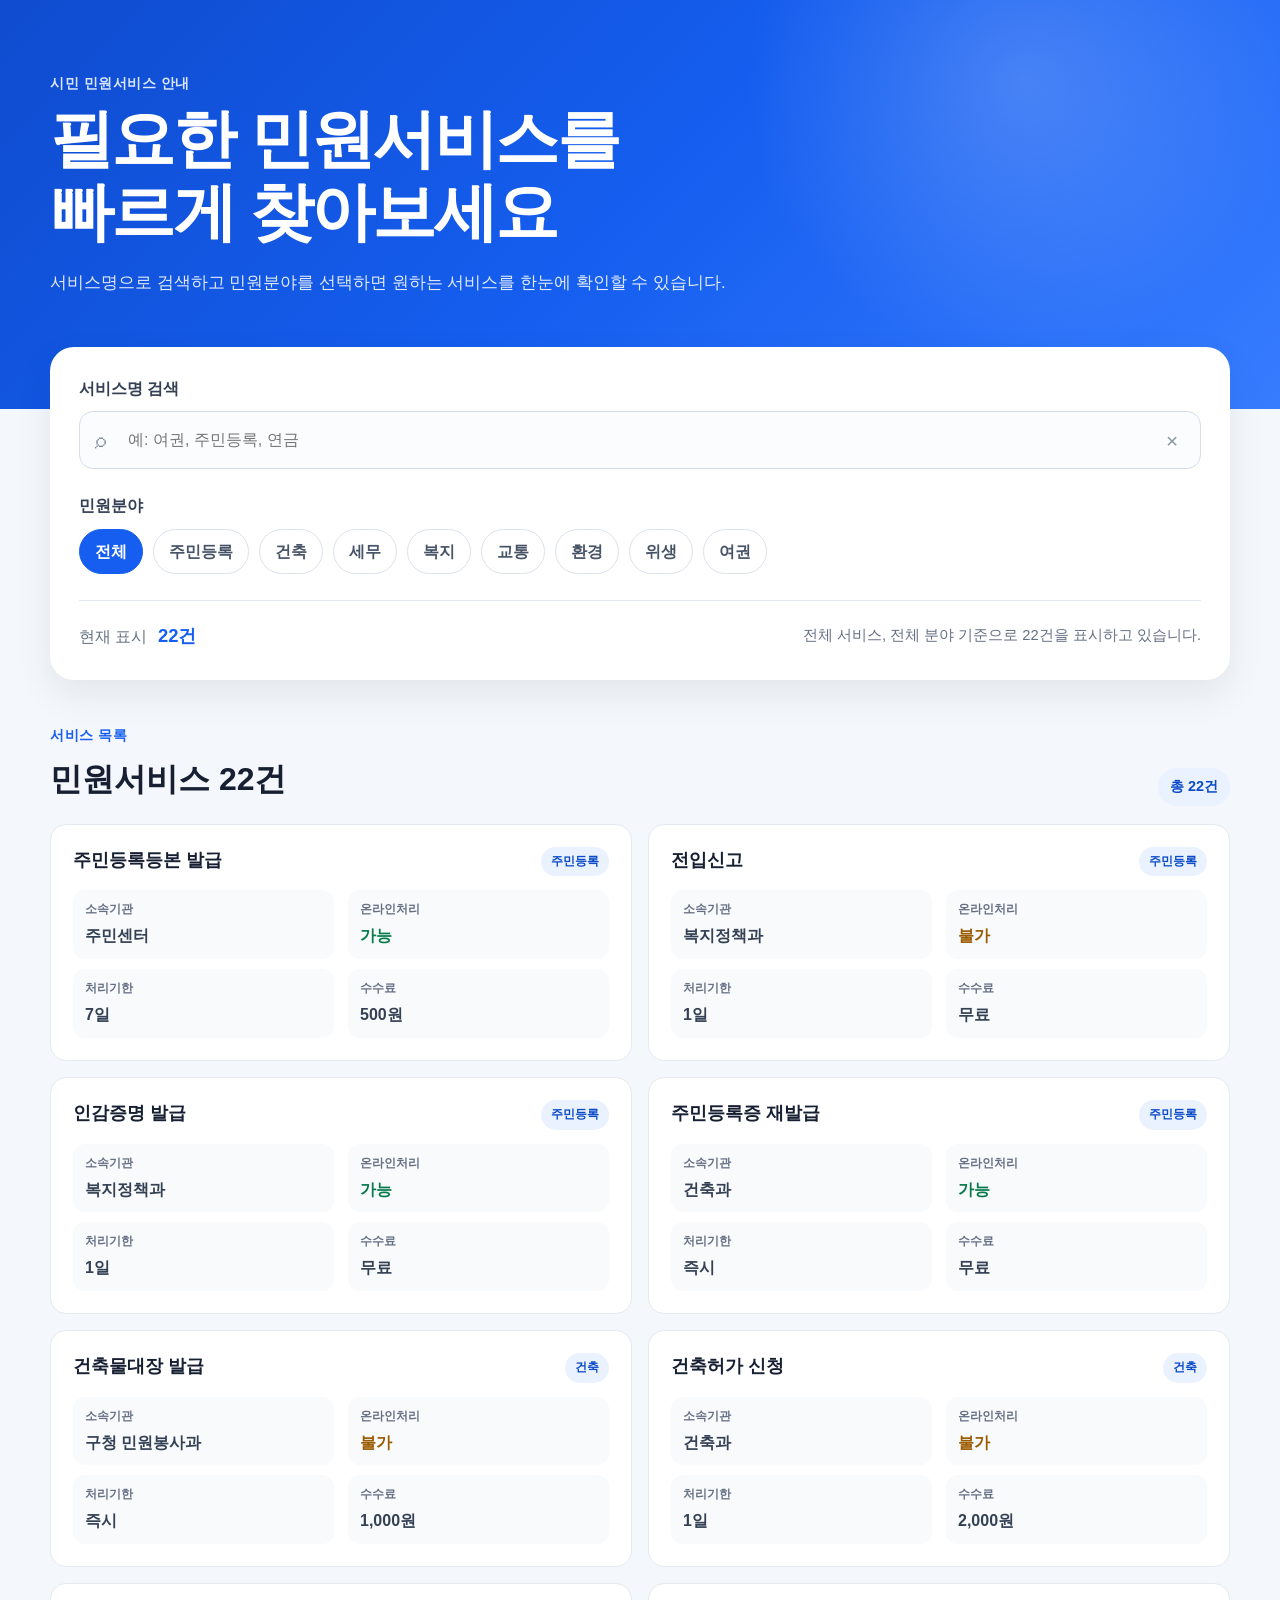
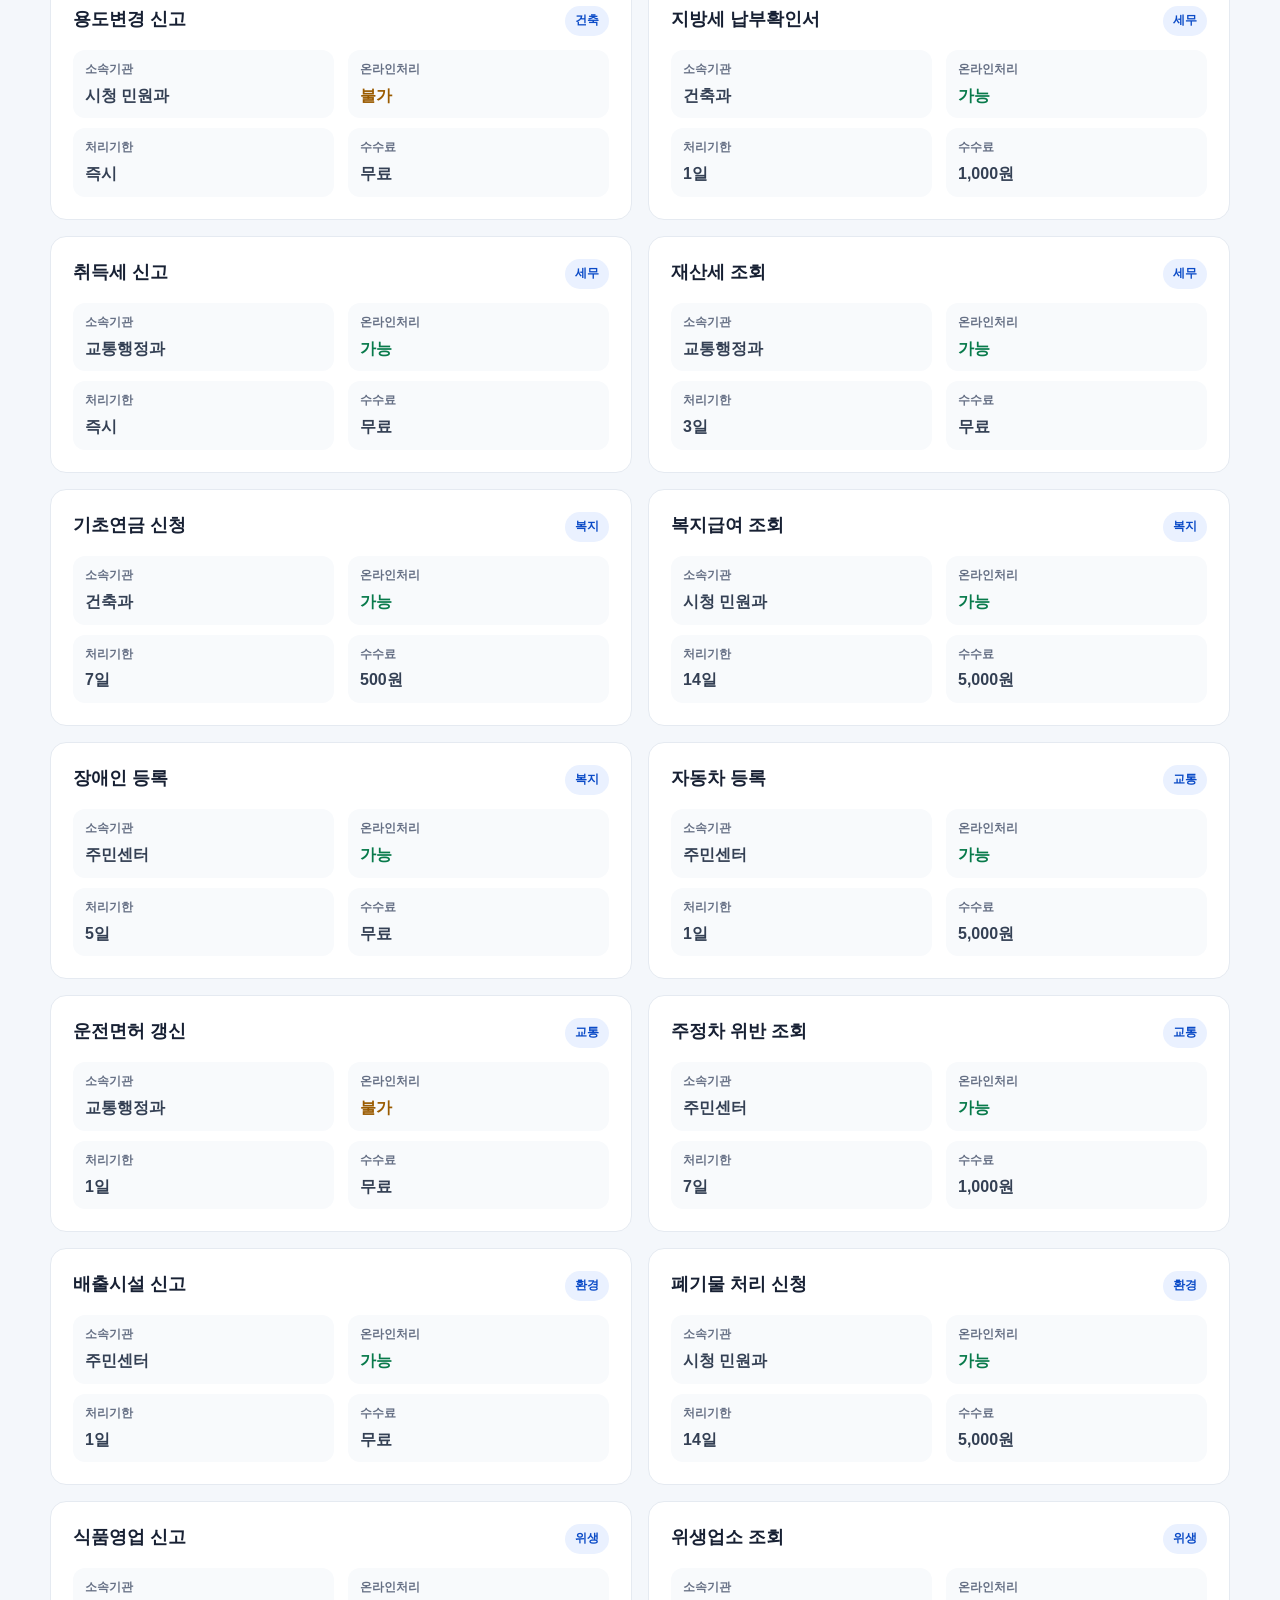
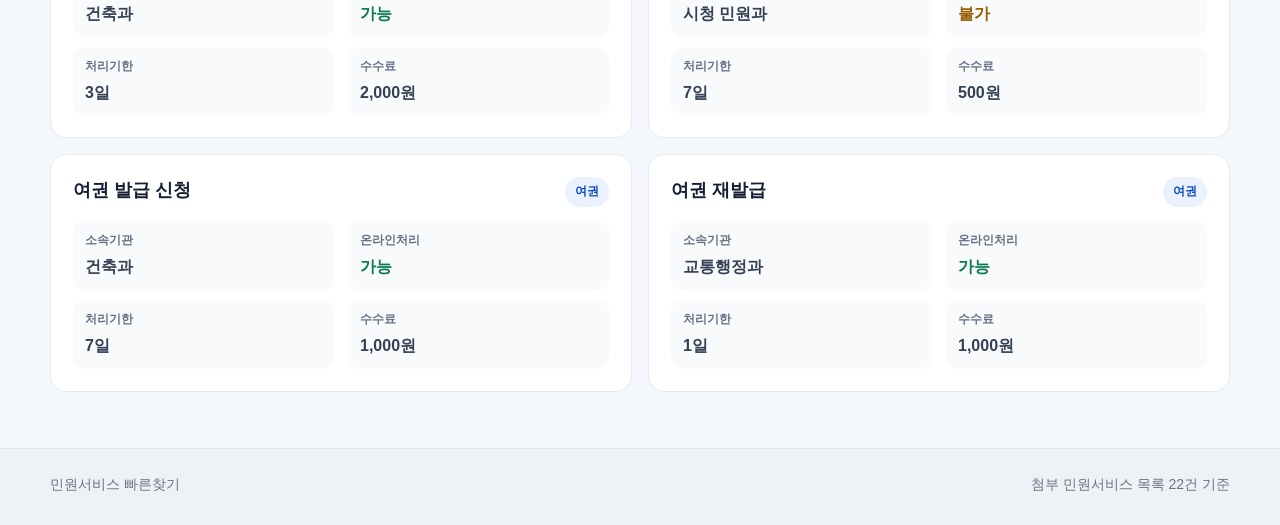
<file: index.html>
<!DOCTYPE html>
<html lang="ko">
<head>
  <meta charset="UTF-8" />
  <meta name="viewport" content="width=device-width, initial-scale=1.0" />
  <meta name="description" content="민원인이 원하는 민원 서비스를 빠르게 검색하고 분야별로 찾을 수 있는 민원서비스 안내 페이지" />
  <title>민원서비스 빠른찾기</title>
  <link rel="stylesheet" href="styles.css" />
</head>
<body>
  <header class="hero">
    <div class="hero__inner">
      <p class="eyebrow">시민 민원서비스 안내</p>
      <h1>필요한 민원서비스를<br />빠르게 찾아보세요</h1>
      <p class="hero__desc">서비스명으로 검색하고 민원분야를 선택하면 원하는 서비스를 한눈에 확인할 수 있습니다.</p>
    </div>
  </header>

  <main class="container">
    <section class="search-panel" aria-label="민원서비스 검색 및 필터">
      <div class="search-wrap">
        <label class="field-label" for="searchInput">서비스명 검색</label>
        <div class="search-box">
          <span class="search-icon" aria-hidden="true">⌕</span>
          <input id="searchInput" type="search" placeholder="예: 여권, 주민등록, 연금" autocomplete="off" />
          <button id="clearSearch" class="clear-btn" type="button" aria-label="검색어 지우기">×</button>
        </div>
      </div>

      <div class="filter-wrap">
        <span class="field-label">민원분야</span>
        <div id="categoryFilters" class="filter-list" role="group" aria-label="민원분야 필터"></div>
      </div>

      <div class="summary-row" aria-live="polite">
        <div>
          <span class="summary-label">현재 표시</span>
          <strong id="visibleCount" class="summary-count">22건</strong>
        </div>
        <p id="searchStatus" class="search-status">전체 22건의 서비스를 표시하고 있습니다.</p>
      </div>
    </section>

    <section aria-labelledby="serviceListTitle">
      <div class="section-heading">
        <div>
          <p class="section-kicker">서비스 목록</p>
          <h2 id="serviceListTitle">민원서비스 22건</h2>
        </div>
        <span class="total-badge">총 <strong id="totalCount">22</strong>건</span>
      </div>

      <div id="serviceList" class="service-grid"></div>

      <div id="emptyState" class="empty-state" hidden>
        <div class="empty-icon" aria-hidden="true">🔎</div>
        <h3>검색 결과가 없습니다</h3>
        <p>다른 서비스명이나 민원분야를 선택해 보세요.</p>
        <button id="resetFilters" type="button" class="primary-btn">검색 조건 초기화</button>
      </div>
    </section>
  </main>

  <footer class="footer">
    <div class="container footer__inner">
      <p>민원서비스 빠른찾기</p>
      <p>첨부 민원서비스 목록 22건 기준</p>
    </div>
  </footer>

  <script src="app.js"></script>
</body>
</html>
</file>
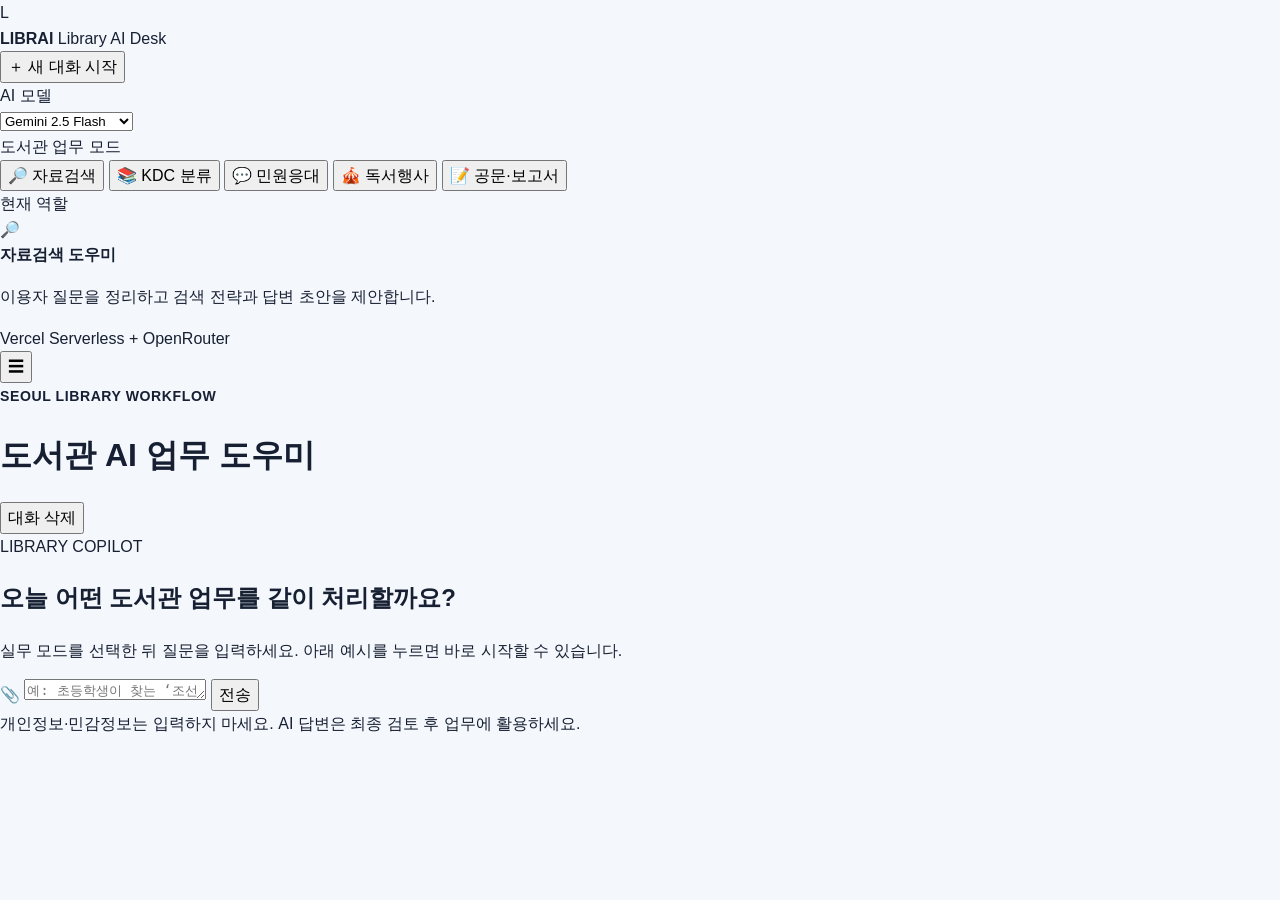
<file: index(2).html>
<!doctype html>
<html lang="ko">
<head>
  <meta charset="utf-8" />
  <meta name="viewport" content="width=device-width, initial-scale=1" />
  <meta name="description" content="도서관 실무자를 위한 AI 업무 도우미" />
  <title>LIBRAI | 도서관 AI 업무 도우미</title>
  <link rel="stylesheet" href="./styles.css" />
</head>
<body>
  <div class="app-shell">
    <aside class="sidebar" id="sidebar">
      <div class="brand">
        <div class="brand-mark">L</div>
        <div>
          <strong>LIBRAI</strong>
          <span>Library AI Desk</span>
        </div>
      </div>

      <button class="new-chat" id="newChatBtn">＋ 새 대화 시작</button>

      <section class="panel-section">
        <div class="section-label">AI 모델</div>
        <select id="modelSelect" class="select-control">
          <option value="google/gemini-2.5-flash">Gemini 2.5 Flash</option>
          <option value="openai/gpt-4.1-mini">GPT-4.1 mini</option>
          <option value="anthropic/claude-3.7-sonnet">Claude 3.7 Sonnet</option>
        </select>
      </section>

      <section class="panel-section">
        <div class="section-label">도서관 업무 모드</div>
        <div class="persona-grid" id="personaGrid">
          <button class="persona active" data-persona="reference">🔎 자료검색</button>
          <button class="persona" data-persona="kdc">📚 KDC 분류</button>
          <button class="persona" data-persona="civil">💬 민원응대</button>
          <button class="persona" data-persona="program">🎪 독서행사</button>
          <button class="persona" data-persona="report">📝 공문·보고서</button>
        </div>
      </section>

      <section class="panel-section persona-info">
        <div class="section-label">현재 역할</div>
        <div class="role-card">
          <div class="role-icon" id="roleIcon">🔎</div>
          <div>
            <strong id="roleTitle">자료검색 도우미</strong>
            <p id="roleDescription">이용자 질문을 정리하고 검색 전략과 답변 초안을 제안합니다.</p>
          </div>
        </div>
      </section>

      <div class="sidebar-foot">
        <span class="status-dot"></span>
        <span>Vercel Serverless + OpenRouter</span>
      </div>
    </aside>

    <main class="main-area">
      <header class="topbar">
        <button class="mobile-menu" id="mobileMenuBtn" aria-label="메뉴 열기">☰</button>
        <div>
          <span class="eyebrow">SEOUL LIBRARY WORKFLOW</span>
          <h1>도서관 AI 업무 도우미</h1>
        </div>
        <div class="top-actions">
          <button class="ghost-btn" id="clearBtn">대화 삭제</button>
        </div>
      </header>

      <section class="chat-wrap">
        <div class="chat-feed" id="chatFeed" aria-live="polite">
          <div class="welcome-card" id="welcomeCard">
            <div class="welcome-badge">LIBRARY COPILOT</div>
            <h2>오늘 어떤 도서관 업무를 같이 처리할까요?</h2>
            <p>실무 모드를 선택한 뒤 질문을 입력하세요. 아래 예시를 누르면 바로 시작할 수 있습니다.</p>
            <div class="quick-grid" id="quickGrid"></div>
          </div>
        </div>

        <div class="composer-wrap">
          <div class="attachment-preview" id="attachmentPreview" hidden></div>
          <div class="composer">
            <label class="attach-btn" title="텍스트 자료 첨부">
              📎
              <input id="fileInput" type="file" accept=".txt,.md,.csv,.json" hidden />
            </label>
            <textarea id="promptInput" rows="1" placeholder="예: 초등학생이 찾는 ‘조선시대 과학’ 자료검색 질문을 정리해줘"></textarea>
            <button class="send-btn" id="sendBtn">전송</button>
          </div>
          <div class="composer-note">개인정보·민감정보는 입력하지 마세요. AI 답변은 최종 검토 후 업무에 활용하세요.</div>
        </div>
      </section>
    </main>
  </div>

  <script src="./app.js"></script>
</body>
</html>
</file>
<file: styles.css>
:root {
  --bg: #f4f7fb;
  --surface: #ffffff;
  --text: #172033;
  --muted: #667085;
  --line: #e5eaf1;
  --primary: #155eef;
  --primary-dark: #0b4bc7;
  --primary-soft: #eaf1ff;
  --success: #087a4b;
  --success-soft: #e9f8f1;
  --warning: #9a5b00;
  --warning-soft: #fff4da;
  --shadow: 0 14px 36px rgba(25, 42, 70, 0.08);
  --radius-lg: 24px;
  --radius-md: 16px;
  --radius-sm: 12px;
}

* { box-sizing: border-box; }

html { scroll-behavior: smooth; }

body {
  margin: 0;
  font-family: "Pretendard", "Noto Sans KR", "Apple SD Gothic Neo", "Malgun Gothic", sans-serif;
  background: var(--bg);
  color: var(--text);
  line-height: 1.6;
}

button, input { font: inherit; }
button { cursor: pointer; }

.hero {
  background:
    radial-gradient(circle at 80% 20%, rgba(255,255,255,.18), transparent 26%),
    linear-gradient(135deg, #0f4ccf 0%, #155eef 50%, #377cff 100%);
  color: #fff;
  padding: 72px 24px 112px;
}

.hero__inner, .container {
  width: min(1180px, calc(100% - 40px));
  margin: 0 auto;
}

.eyebrow, .section-kicker {
  margin: 0 0 8px;
  font-weight: 800;
  letter-spacing: .04em;
  font-size: .88rem;
}

.hero .eyebrow { color: #dbe7ff; }
.hero h1 {
  margin: 0;
  font-size: clamp(2.2rem, 5vw, 4rem);
  line-height: 1.15;
  letter-spacing: -.04em;
}

.hero__desc {
  max-width: 680px;
  margin: 20px 0 0;
  color: rgba(255,255,255,.88);
  font-size: 1.05rem;
}

.container { position: relative; }

.search-panel {
  margin-top: -62px;
  background: var(--surface);
  border: 1px solid rgba(255,255,255,.7);
  border-radius: var(--radius-lg);
  box-shadow: var(--shadow);
  padding: 28px;
  margin-bottom: 44px;
}

.search-wrap { margin-bottom: 24px; }
.field-label {
  display: block;
  font-weight: 800;
  margin-bottom: 10px;
  color: #344054;
}

.search-box { position: relative; }
.search-icon {
  position: absolute;
  left: 16px;
  top: 50%;
  transform: translateY(-50%);
  font-size: 1.35rem;
  color: #77839a;
}

.search-box input {
  width: 100%;
  height: 58px;
  border: 1px solid #d6dde8;
  border-radius: 14px;
  padding: 0 54px 0 48px;
  outline: none;
  background: #fbfcfe;
  transition: .2s ease;
}

.search-box input:focus {
  border-color: var(--primary);
  box-shadow: 0 0 0 4px rgba(21,94,239,.12);
  background: #fff;
}

.clear-btn {
  position: absolute;
  right: 12px;
  top: 50%;
  transform: translateY(-50%);
  width: 34px;
  height: 34px;
  border: 0;
  border-radius: 50%;
  background: transparent;
  color: #8994a6;
  font-size: 1.3rem;
}
.clear-btn:hover { background: #eef2f7; }

.filter-list {
  display: flex;
  flex-wrap: wrap;
  gap: 10px;
}

.filter-btn {
  border: 1px solid #dce2eb;
  background: #fff;
  color: #475467;
  border-radius: 999px;
  padding: 9px 15px;
  font-weight: 700;
  transition: .2s ease;
}
.filter-btn:hover { border-color: #a9b8d0; }
.filter-btn.active {
  background: var(--primary);
  border-color: var(--primary);
  color: #fff;
}

.summary-row {
  display: flex;
  justify-content: space-between;
  gap: 16px;
  align-items: center;
  margin-top: 26px;
  padding-top: 20px;
  border-top: 1px solid var(--line);
}
.summary-label { color: var(--muted); margin-right: 6px; }
.summary-count { color: var(--primary); font-size: 1.15rem; }
.search-status { margin: 0; color: var(--muted); font-size: .92rem; text-align: right; }

.section-heading {
  display: flex;
  justify-content: space-between;
  align-items: end;
  gap: 16px;
  margin-bottom: 18px;
}
.section-kicker { color: var(--primary); }
.section-heading h2 { margin: 0; font-size: clamp(1.5rem, 3vw, 2rem); }
.total-badge {
  flex: 0 0 auto;
  background: #eaf1ff;
  color: var(--primary-dark);
  border-radius: 999px;
  padding: 7px 12px;
  font-size: .9rem;
  font-weight: 700;
}

.service-grid {
  display: grid;
  grid-template-columns: repeat(2, minmax(0, 1fr));
  gap: 16px;
  padding-bottom: 56px;
}

.service-card {
  background: var(--surface);
  border: 1px solid var(--line);
  border-radius: var(--radius-md);
  padding: 22px;
  transition: transform .2s ease, box-shadow .2s ease, border-color .2s ease;
}
.service-card:hover {
  transform: translateY(-2px);
  box-shadow: 0 10px 24px rgba(25, 42, 70, 0.08);
  border-color: #cfd8e6;
}

.card-top {
  display: flex;
  justify-content: space-between;
  align-items: flex-start;
  gap: 14px;
  margin-bottom: 14px;
}
.card-title { margin: 0; font-size: 1.13rem; line-height: 1.45; }
.category-badge {
  flex: 0 0 auto;
  display: inline-flex;
  align-items: center;
  padding: 5px 10px;
  border-radius: 999px;
  background: var(--primary-soft);
  color: var(--primary-dark);
  font-size: .78rem;
  font-weight: 800;
}

.card-meta {
  display: grid;
  grid-template-columns: repeat(2, minmax(0, 1fr));
  gap: 10px 14px;
  margin: 0;
}
.meta-item {
  background: #f8fafc;
  border-radius: 12px;
  padding: 10px 12px;
}
.meta-item dt {
  margin: 0 0 3px;
  color: var(--muted);
  font-size: .78rem;
  font-weight: 700;
}
.meta-item dd { margin: 0; font-weight: 800; color: #344054; }
.online-yes { color: var(--success) !important; }
.online-no { color: var(--warning) !important; }

.empty-state {
  background: #fff;
  border: 1px dashed #cfd8e6;
  border-radius: var(--radius-lg);
  text-align: center;
  padding: 54px 20px;
  margin-bottom: 56px;
}
.empty-icon { font-size: 2.4rem; }
.empty-state h3 { margin: 12px 0 4px; }
.empty-state p { margin: 0 0 18px; color: var(--muted); }
.primary-btn {
  border: 0;
  border-radius: 12px;
  background: var(--primary);
  color: #fff;
  padding: 10px 16px;
  font-weight: 800;
}

.footer {
  border-top: 1px solid #e3e8ef;
  background: #eef2f7;
  color: #6b7280;
}
.footer__inner {
  padding: 24px 0 30px;
  display: flex;
  justify-content: space-between;
  gap: 16px;
  font-size: .88rem;
}
.footer p { margin: 0; }

@media (max-width: 820px) {
  .hero { padding: 56px 16px 100px; }
  .hero__inner, .container { width: min(100% - 28px, 1180px); }
  .search-panel { padding: 22px; margin-top: -54px; }
  .service-grid { grid-template-columns: 1fr; }
}

@media (max-width: 560px) {
  .hero { padding-top: 44px; }
  .hero h1 { font-size: 2.25rem; }
  .search-panel { padding: 18px; border-radius: 20px; }
  .summary-row, .section-heading, .footer__inner {
    align-items: flex-start;
    flex-direction: column;
  }
  .search-status { text-align: left; }
  .filter-list {
    flex-wrap: nowrap;
    overflow-x: auto;
    padding-bottom: 4px;
    scrollbar-width: thin;
  }
  .filter-btn { white-space: nowrap; }
  .service-card { padding: 18px; }
  .card-top { flex-direction: column; }
  .card-meta { grid-template-columns: 1fr; }
}
</file>
